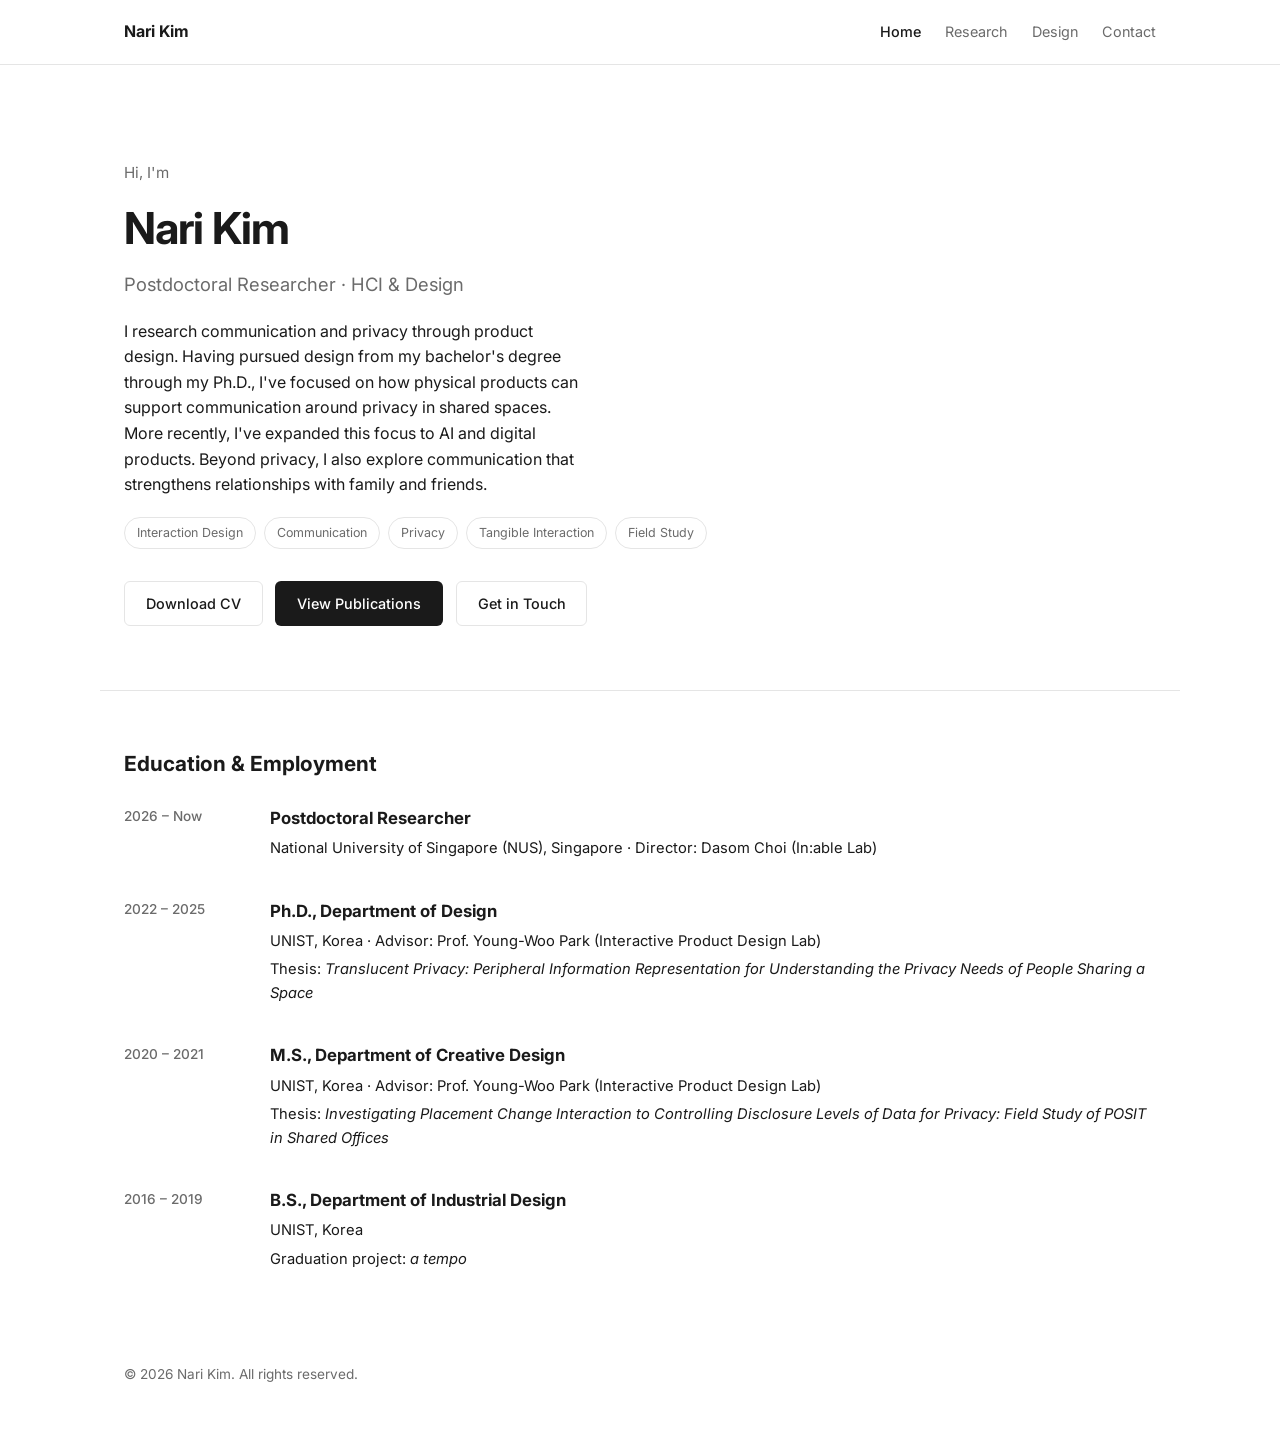
<file: index.html>
<!DOCTYPE html>
<html lang="en">
<head>
<meta charset="UTF-8">
<meta name="viewport" content="width=device-width, initial-scale=1.0">
<title>Nari Kim, Ph.D. — Postdoctoral Researcher</title>
<meta name="description" content="Nari Kim's academic portfolio — HCI and design research on privacy, peripheral information, and shared spaces.">
<link rel="preconnect" href="https://fonts.googleapis.com">
<link rel="preconnect" href="https://fonts.gstatic.com" crossorigin>
<link href="https://fonts.googleapis.com/css2?family=Inter:wght@400;500;600;700&display=swap" rel="stylesheet">
<link rel="stylesheet" href="style.css">
</head>
<body>

<header class="nav">
  <div class="nav-inner">
    <a href="index.html" class="nav-logo">Nari Kim</a>
    <nav class="nav-links">
      <a href="index.html" class="active">Home</a>
      <a href="research.html">Research</a>
      <a href="design.html">Design</a>
      <a href="contact.html">Contact</a>
    </nav>
  </div>
</header>

<main>
  <section id="top" class="hero">
    <div class="hero-content">
      <p class="hero-eyebrow">Hi, I'm</p>
      <h1 class="hero-name">Nari Kim</h1>
      <p class="hero-title">Postdoctoral Researcher · HCI &amp; Design</p>
      <p class="hero-desc">I research communication and privacy through product design. Having pursued design from my bachelor's degree through my Ph.D., I've focused on how physical products can support communication around privacy in shared spaces. More recently, I've expanded this focus to AI and digital products. Beyond privacy, I also explore communication that strengthens relationships with family and friends.</p>
      <ul class="hero-tags">
        <li>Interaction Design</li>
        <li>Communication</li>
        <li>Privacy</li>
        <li>Tangible Interaction</li>
        <li>Field Study</li>
      </ul>
      <div class="hero-links">
        <a href="Nari_Kim_CV.pdf" class="btn btn-outline" download>Download CV</a>
        <a href="research.html#publications" class="btn btn-primary">View Publications</a>
        <a href="contact.html" class="btn btn-outline">Get in Touch</a>
      </div>
    </div>
  </section>

  <section id="education" class="section">
    <h2 class="section-title">Education &amp; Employment</h2>
    <div class="timeline">
      <div class="timeline-item">
        <span class="timeline-date">2026 – Now</span>
        <div class="timeline-content">
          <h3>Postdoctoral Researcher</h3>
          <p>National University of Singapore (NUS), Singapore · Director: Dasom Choi (In:able Lab)</p>
        </div>
      </div>
      <div class="timeline-item">
        <span class="timeline-date">2022 – 2025</span>
        <div class="timeline-content">
          <h3>Ph.D., Department of Design</h3>
          <p>UNIST, Korea · Advisor: Prof. Young-Woo Park (Interactive Product Design Lab)</p>
          <p class="timeline-detail">Thesis: <em>Translucent Privacy: Peripheral Information Representation for Understanding the Privacy Needs of People Sharing a Space</em></p>
        </div>
      </div>
      <div class="timeline-item">
        <span class="timeline-date">2020 – 2021</span>
        <div class="timeline-content">
          <h3>M.S., Department of Creative Design</h3>
          <p>UNIST, Korea · Advisor: Prof. Young-Woo Park (Interactive Product Design Lab)</p>
          <p class="timeline-detail">Thesis: <em>Investigating Placement Change Interaction to Controlling Disclosure Levels of Data for Privacy: Field Study of POSIT in Shared Offices</em></p>
        </div>
      </div>
      <div class="timeline-item">
        <span class="timeline-date">2016 – 2019</span>
        <div class="timeline-content">
          <h3>B.S., Department of Industrial Design</h3>
          <p>UNIST, Korea</p>
          <p class="timeline-detail">Graduation project: <em>a tempo</em></p>
        </div>
      </div>
    </div>
  </section>
</main>

<footer class="footer">
  <p>&copy; 2026 Nari Kim. All rights reserved.</p>
</footer>

</body>
</html>
</file>
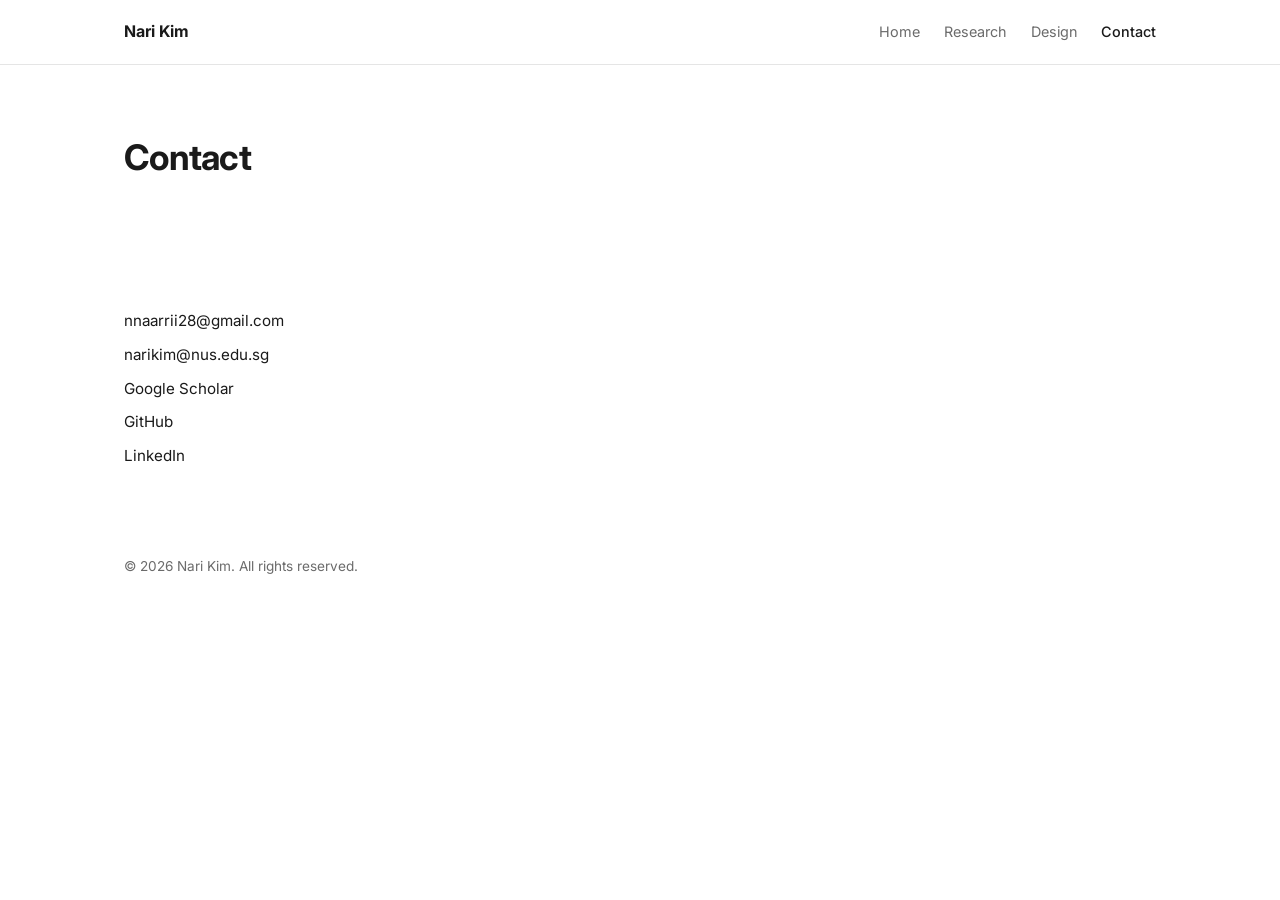
<file: contact.html>
<!DOCTYPE html>
<html lang="en">
<head>
<meta charset="UTF-8">
<meta name="viewport" content="width=device-width, initial-scale=1.0">
<title>Contact — Nari Kim, Ph.D.</title>
<meta name="description" content="Get in touch with Nari Kim.">
<link rel="preconnect" href="https://fonts.googleapis.com">
<link rel="preconnect" href="https://fonts.gstatic.com" crossorigin>
<link href="https://fonts.googleapis.com/css2?family=Inter:wght@400;500;600;700&display=swap" rel="stylesheet">
<link rel="stylesheet" href="style.css">
</head>
<body>

<header class="nav">
  <div class="nav-inner">
    <a href="index.html" class="nav-logo">Nari Kim</a>
    <nav class="nav-links">
      <a href="index.html">Home</a>
      <a href="research.html">Research</a>
      <a href="design.html">Design</a>
      <a href="contact.html" class="active">Contact</a>
    </nav>
  </div>
</header>

<main>
  <section class="page-header">
    <h1 class="page-title">Contact</h1>
  </section>

  <section id="contact" class="section" style="border-top: none;">
    <ul class="contact-list">
      <li><a href="mailto:nnaarrii28@gmail.com">nnaarrii28@gmail.com</a></li>
      <li><a href="mailto:narikim@nus.edu.sg">narikim@nus.edu.sg</a></li>
      <li><a href="https://scholar.google.com/citations?user=_BSlyMIAAAAJ&hl=ko" target="_blank" rel="noopener">Google Scholar</a></li>
      <li><a href="https://github.com/knaric" target="_blank" rel="noopener">GitHub</a></li>
      <li><a href="https://www.linkedin.com/in/nari-kim-516925393?utm_source=share_via&utm_content=profile&utm_medium=member_android" target="_blank" rel="noopener">LinkedIn</a></li>
    </ul>
  </section>
</main>

<footer class="footer">
  <p>&copy; 2026 Nari Kim. All rights reserved.</p>
</footer>

</body>
</html>
</file>
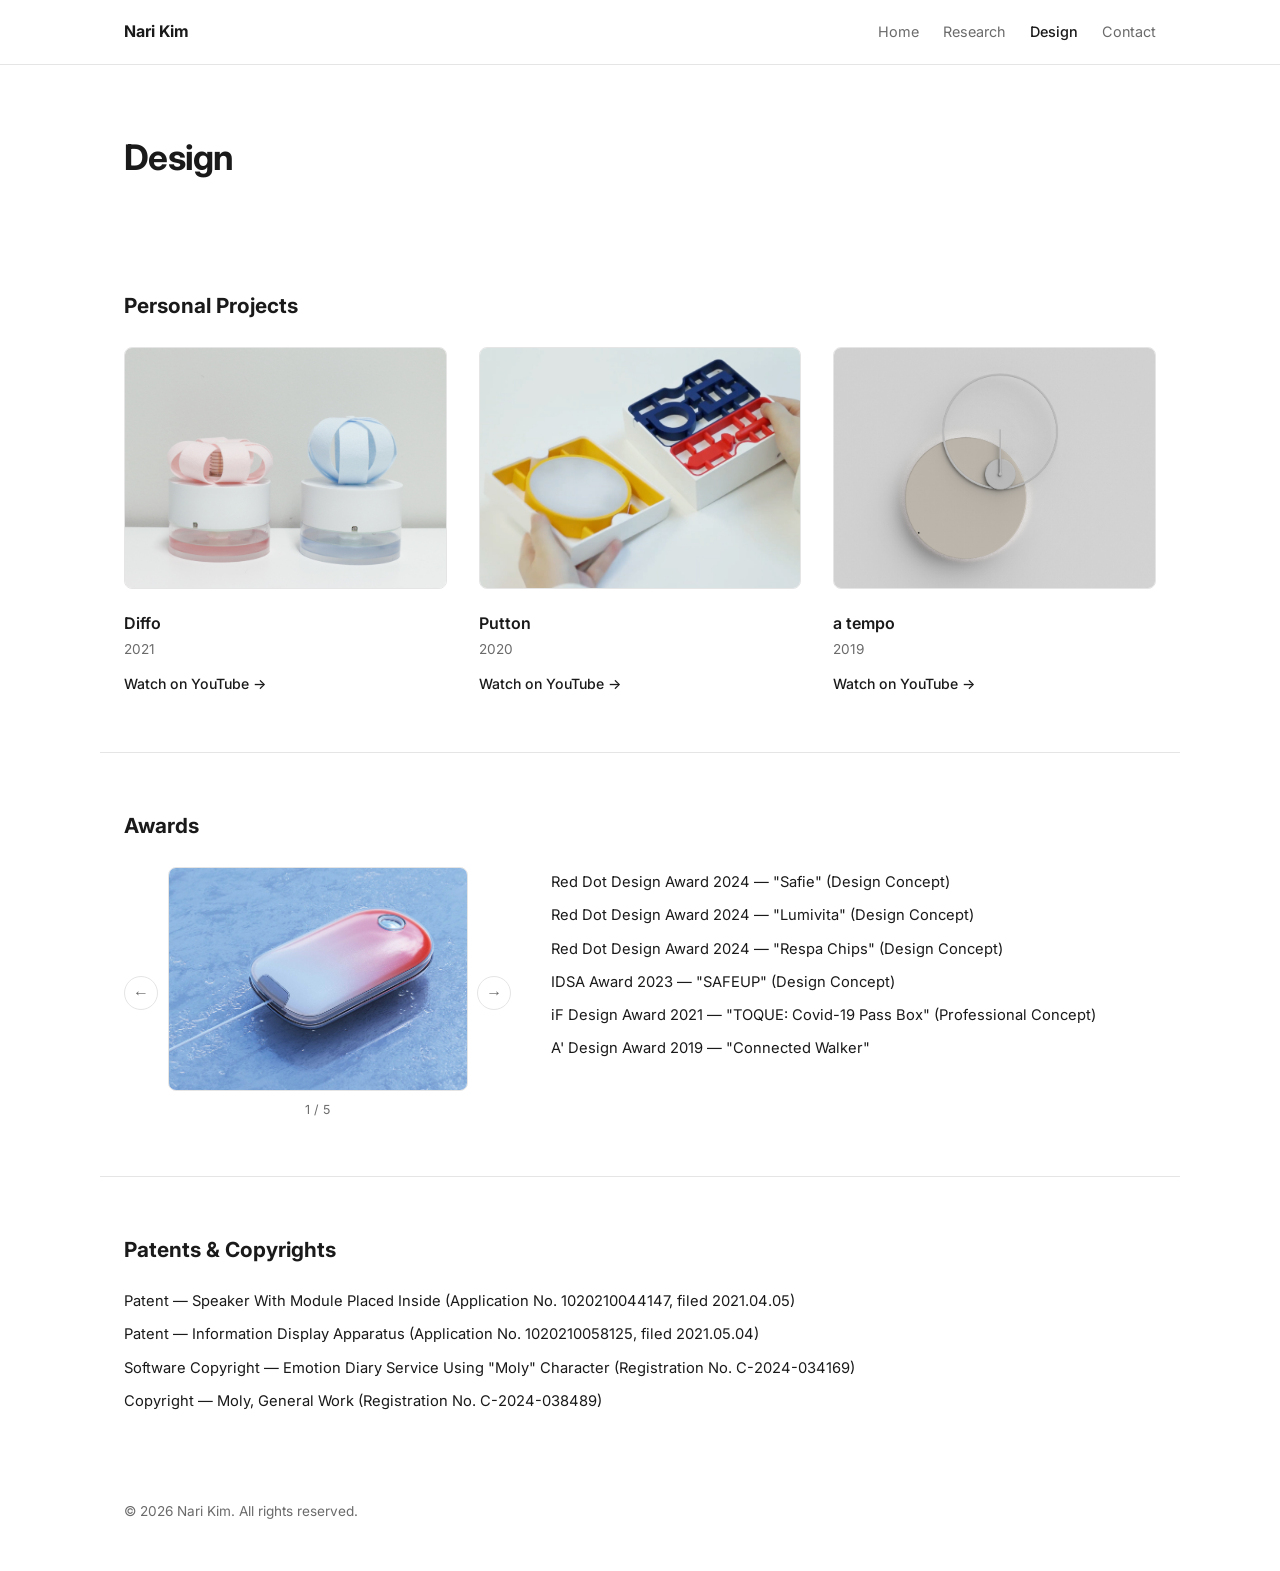
<file: design.html>
<!DOCTYPE html>
<html lang="en">
<head>
<meta charset="UTF-8">
<meta name="viewport" content="width=device-width, initial-scale=1.0">
<title>Design — Nari Kim, Ph.D.</title>
<meta name="description" content="Design awards, recognition, patents, and copyrights by Nari Kim.">
<link rel="preconnect" href="https://fonts.googleapis.com">
<link rel="preconnect" href="https://fonts.gstatic.com" crossorigin>
<link href="https://fonts.googleapis.com/css2?family=Inter:wght@400;500;600;700&display=swap" rel="stylesheet">
<link rel="stylesheet" href="style.css">
</head>
<body>

<header class="nav">
  <div class="nav-inner">
    <a href="index.html" class="nav-logo">Nari Kim</a>
    <nav class="nav-links">
      <a href="index.html">Home</a>
      <a href="research.html">Research</a>
      <a href="design.html" class="active">Design</a>
      <a href="contact.html">Contact</a>
    </nav>
  </div>
</header>

<main>
  <section class="page-header">
    <h1 class="page-title">Design</h1>
  </section>

  <section id="personal-projects" class="section" style="border-top: none;">
    <h2 class="section-title">Personal Projects</h2>
    <div class="projects-grid">
      <article class="project-card">
        <img src="images/project-diffo.jpg" alt="Diffo" class="project-thumb">
        <h3 class="project-name">Diffo</h3>
        <p class="project-year">2021</p>
        <a href="https://youtu.be/zaWkpXgvsxM" class="project-link" target="_blank" rel="noopener">Watch on YouTube →</a>
      </article>
      <article class="project-card">
        <img src="images/project-putton.jpg" alt="Putton" class="project-thumb">
        <h3 class="project-name">Putton</h3>
        <p class="project-year">2020</p>
        <a href="https://www.youtube.com/watch?v=tWk-JshpuY8" class="project-link" target="_blank" rel="noopener">Watch on YouTube →</a>
      </article>
      <article class="project-card">
        <img src="images/project-a-tempo.jpg" alt="a tempo" class="project-thumb">
        <h3 class="project-name">a tempo</h3>
        <p class="project-year">2019</p>
        <a href="https://www.youtube.com/watch?v=8b5OpJaHWi8" class="project-link" target="_blank" rel="noopener">Watch on YouTube →</a>
      </article>
    </div>
  </section>

  <section id="awards" class="section">
    <h2 class="section-title">Awards</h2>
    <div class="awards-layout">
      <div class="carousel">
        <button type="button" class="carousel-btn carousel-prev" aria-label="Previous award image">&larr;</button>
        <div class="carousel-frame">
          <img src="images/award-safie.jpg" alt="Red Dot Design Award 2024 — Safie" class="carousel-img" id="awardImg">
          <p class="carousel-counter" id="awardCounter">1 / 5</p>
        </div>
        <button type="button" class="carousel-btn carousel-next" aria-label="Next award image">&rarr;</button>
      </div>
      <ul class="simple-list">
        <li>Red Dot Design Award 2024 — "Safie" (Design Concept)</li>
        <li>Red Dot Design Award 2024 — "Lumivita" (Design Concept)</li>
        <li>Red Dot Design Award 2024 — "Respa Chips" (Design Concept)</li>
        <li>IDSA Award 2023 — "SAFEUP" (Design Concept)</li>
        <li>iF Design Award 2021 — "TOQUE: Covid-19 Pass Box" (Professional Concept)</li>
        <li>A' Design Award 2019 — "Connected Walker"</li>
      </ul>
    </div>
  </section>

  <section id="patents" class="section">
    <h2 class="section-title">Patents &amp; Copyrights</h2>
    <ul class="simple-list">
      <li>Patent — Speaker With Module Placed Inside (Application No. 1020210044147, filed 2021.04.05)</li>
      <li>Patent — Information Display Apparatus (Application No. 1020210058125, filed 2021.05.04)</li>
      <li>Software Copyright — Emotion Diary Service Using "Moly" Character (Registration No. C-2024-034169)</li>
      <li>Copyright — Moly, General Work (Registration No. C-2024-038489)</li>
    </ul>
  </section>
</main>

<footer class="footer">
  <p>&copy; 2026 Nari Kim. All rights reserved.</p>
</footer>

<script>
  (function () {
    var images = [
      { src: "images/award-safie.jpg", alt: "Red Dot Design Award 2024 — Safie" },
      { src: "images/award-lumivita.jpg", alt: "Red Dot Design Award 2024 — Lumivita" },
      { src: "images/award-respa-chips.jpg", alt: "Red Dot Design Award 2024 — Respa Chips" },
      { src: "images/award-safeup.jpg", alt: "IDSA Award 2023 — SAFEUP" },
      { src: "images/award-toque.jpg", alt: "iF Design Award 2021 — TOQUE" }
    ];
    var index = 0;
    var imgEl = document.getElementById("awardImg");
    var counterEl = document.getElementById("awardCounter");

    function render() {
      imgEl.src = images[index].src;
      imgEl.alt = images[index].alt;
      counterEl.textContent = (index + 1) + " / " + images.length;
    }

    document.querySelector(".carousel-prev").addEventListener("click", function () {
      index = (index - 1 + images.length) % images.length;
      render();
    });

    document.querySelector(".carousel-next").addEventListener("click", function () {
      index = (index + 1) % images.length;
      render();
    });
  })();
</script>

</body>
</html>
</file>
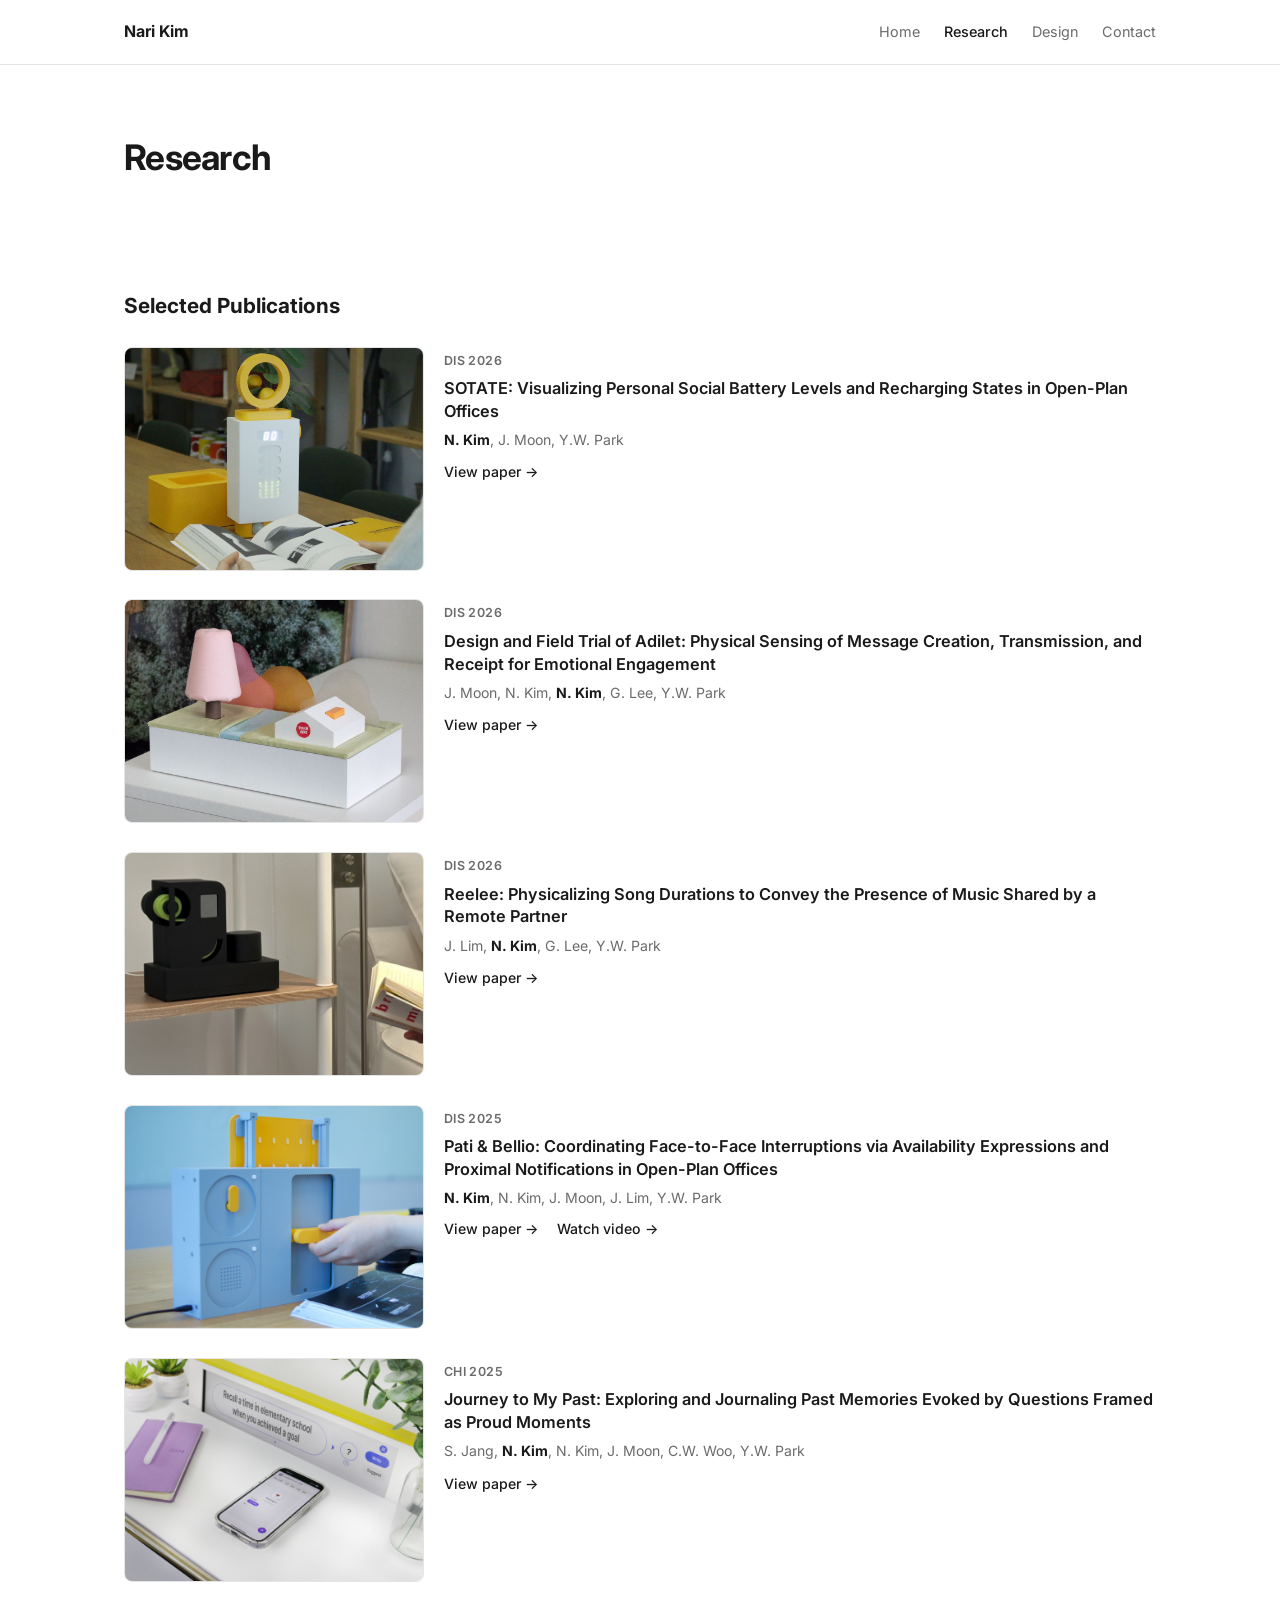
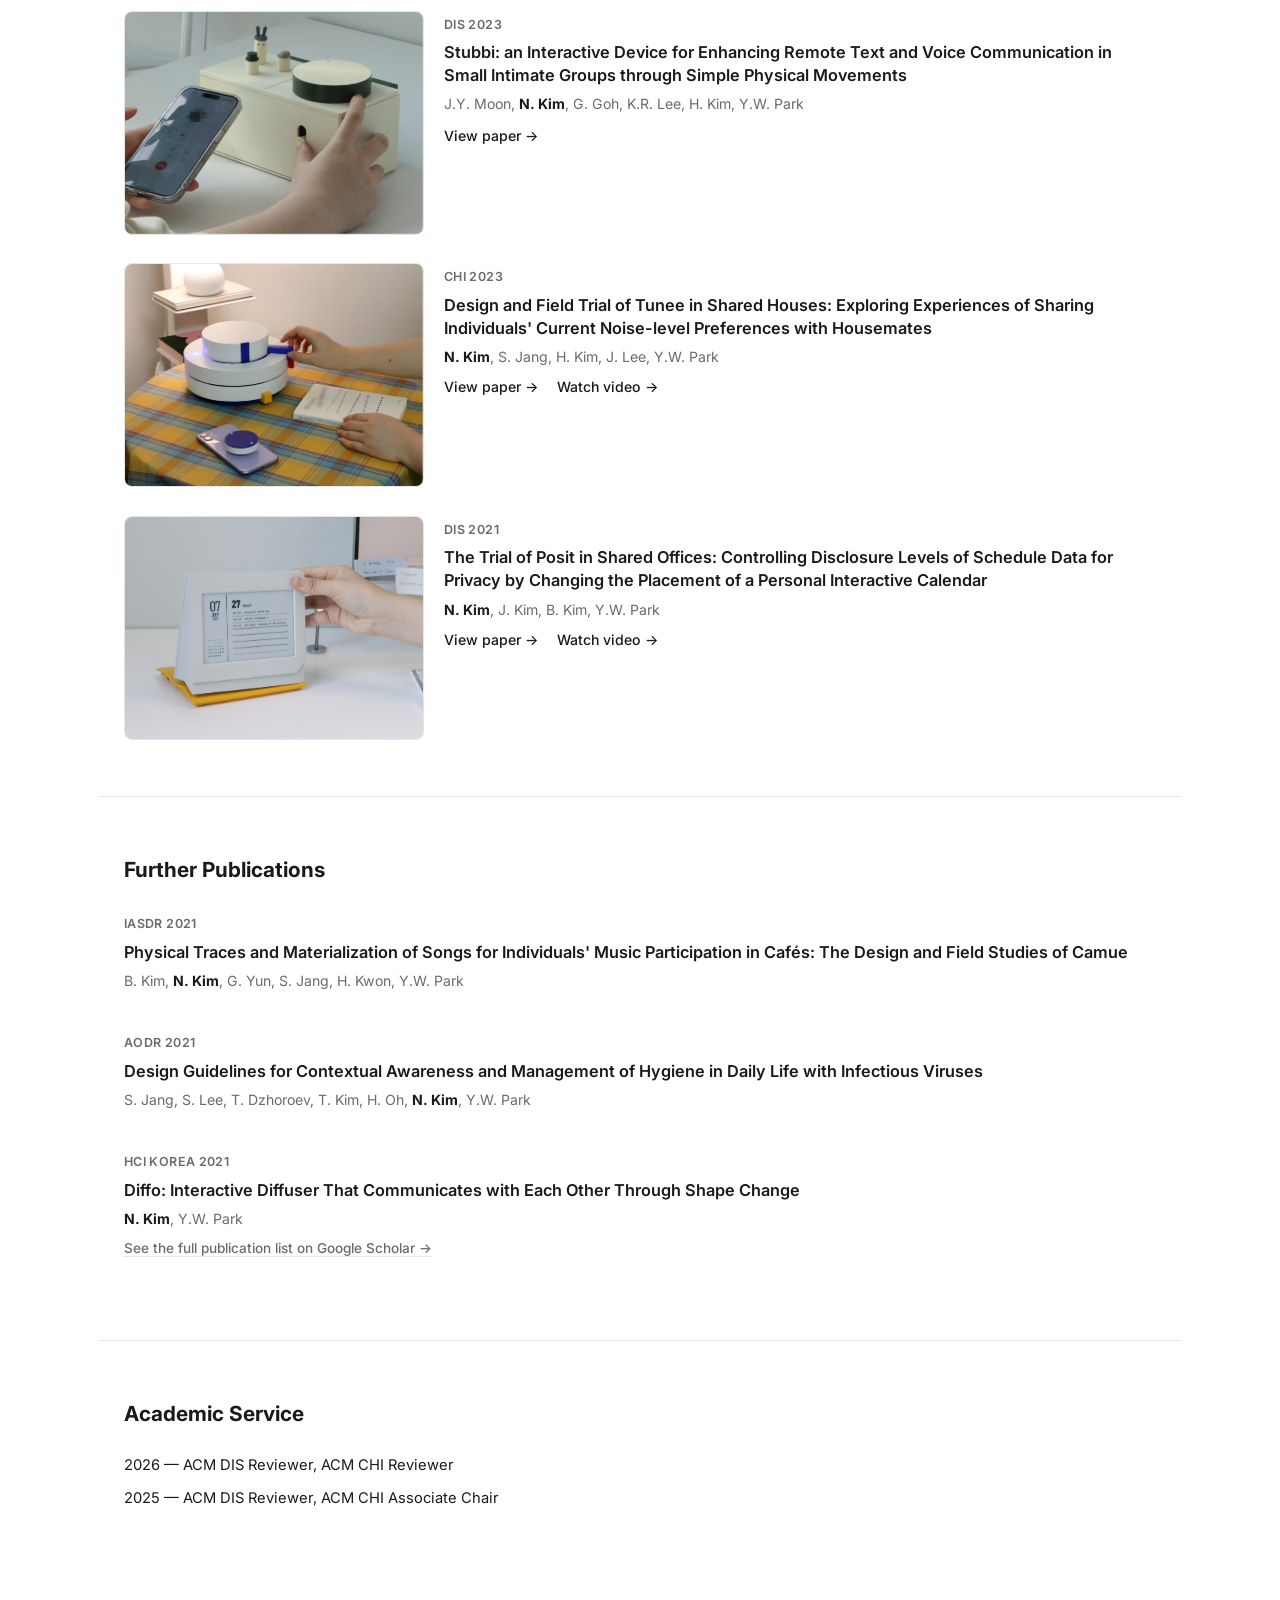
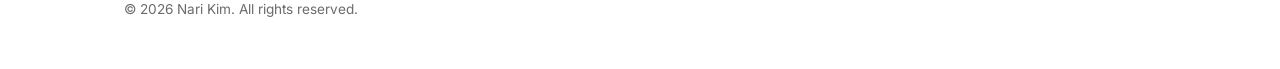
<file: research.html>
<!DOCTYPE html>
<html lang="en">
<head>
<meta charset="UTF-8">
<meta name="viewport" content="width=device-width, initial-scale=1.0">
<title>Research — Nari Kim, Ph.D.</title>
<meta name="description" content="Selected publications and academic service by Nari Kim.">
<link rel="preconnect" href="https://fonts.googleapis.com">
<link rel="preconnect" href="https://fonts.gstatic.com" crossorigin>
<link href="https://fonts.googleapis.com/css2?family=Inter:wght@400;500;600;700&display=swap" rel="stylesheet">
<link rel="stylesheet" href="style.css">
</head>
<body>

<header class="nav">
  <div class="nav-inner">
    <a href="index.html" class="nav-logo">Nari Kim</a>
    <nav class="nav-links">
      <a href="index.html">Home</a>
      <a href="research.html" class="active">Research</a>
      <a href="design.html">Design</a>
      <a href="contact.html">Contact</a>
    </nav>
  </div>
</header>

<main>
  <section class="page-header">
    <h1 class="page-title">Research</h1>
  </section>

  <section id="publications" class="section" style="border-top: none;">
    <h2 class="section-title">Selected Publications</h2>
    <ul class="pub-list">
      <li class="pub-item">
        <img src="images/pub-sotate.jpg" alt="SOTATE thumbnail" class="pub-thumb">
        <div class="pub-body">
          <span class="pub-venue">DIS 2026</span>
          <h3 class="pub-title">SOTATE: Visualizing Personal Social Battery Levels and Recharging States in Open-Plan Offices</h3>
          <p class="pub-authors"><strong>N. Kim</strong>, J. Moon, Y.W. Park</p>
          <a href="https://doi.org/10.1145/3800645.3812945" class="project-link" target="_blank" rel="noopener">View paper →</a>
        </div>
      </li>
      <li class="pub-item">
        <img src="images/pub-adilet.png" alt="Adilet thumbnail" class="pub-thumb">
        <div class="pub-body">
          <span class="pub-venue">DIS 2026</span>
          <h3 class="pub-title">Design and Field Trial of Adilet: Physical Sensing of Message Creation, Transmission, and Receipt for Emotional Engagement</h3>
          <p class="pub-authors">J. Moon, N. Kim, <strong>N. Kim</strong>, G. Lee, Y.W. Park</p>
          <a href="https://doi.org/10.1145/3800645.3813018" class="project-link" target="_blank" rel="noopener">View paper →</a>
        </div>
      </li>
      <li class="pub-item">
        <img src="images/pub-reelee.png" alt="Reelee thumbnail" class="pub-thumb">
        <div class="pub-body">
          <span class="pub-venue">DIS 2026</span>
          <h3 class="pub-title">Reelee: Physicalizing Song Durations to Convey the Presence of Music Shared by a Remote Partner</h3>
          <p class="pub-authors">J. Lim, <strong>N. Kim</strong>, G. Lee, Y.W. Park</p>
          <a href="https://doi.org/10.1145/3800645.3812944" class="project-link" target="_blank" rel="noopener">View paper →</a>
        </div>
      </li>
      <li class="pub-item">
        <img src="images/pub-pati-bellio.jpg" alt="Pati and Bellio thumbnail" class="pub-thumb">
        <div class="pub-body">
          <span class="pub-venue">DIS 2025</span>
          <h3 class="pub-title">Pati &amp; Bellio: Coordinating Face-to-Face Interruptions via Availability Expressions and Proximal Notifications in Open-Plan Offices</h3>
          <p class="pub-authors"><strong>N. Kim</strong>, N. Kim, J. Moon, J. Lim, Y.W. Park</p>
          <div class="pub-links">
            <a href="https://doi.org/10.1145/3715336.3735767" class="project-link" target="_blank" rel="noopener">View paper →</a>
            <a href="https://youtu.be/u1brj6UvcvM" class="project-link" target="_blank" rel="noopener">Watch video →</a>
          </div>
        </div>
      </li>
      <li class="pub-item">
        <img src="images/pub-journey.png" alt="Journey to My Past thumbnail" class="pub-thumb">
        <div class="pub-body">
          <span class="pub-venue">CHI 2025</span>
          <h3 class="pub-title">Journey to My Past: Exploring and Journaling Past Memories Evoked by Questions Framed as Proud Moments</h3>
          <p class="pub-authors">S. Jang, <strong>N. Kim</strong>, N. Kim, J. Moon, C.W. Woo, Y.W. Park</p>
          <a href="https://doi.org/10.1145/3706598.3713215" class="project-link" target="_blank" rel="noopener">View paper →</a>
        </div>
      </li>
      <li class="pub-item">
        <img src="images/pub-stubbi.png" alt="Stubbi thumbnail" class="pub-thumb">
        <div class="pub-body">
          <span class="pub-venue">DIS 2023</span>
          <h3 class="pub-title">Stubbi: an Interactive Device for Enhancing Remote Text and Voice Communication in Small Intimate Groups through Simple Physical Movements</h3>
          <p class="pub-authors">J.Y. Moon, <strong>N. Kim</strong>, G. Goh, K.R. Lee, H. Kim, Y.W. Park</p>
          <a href="https://doi.org/10.1145/3563657.3596016" class="project-link" target="_blank" rel="noopener">View paper →</a>
        </div>
      </li>
      <li class="pub-item">
        <img src="images/pub-tunee.jpg" alt="Tunee thumbnail" class="pub-thumb">
        <div class="pub-body">
          <span class="pub-venue">CHI 2023</span>
          <h3 class="pub-title">Design and Field Trial of Tunee in Shared Houses: Exploring Experiences of Sharing Individuals' Current Noise-level Preferences with Housemates</h3>
          <p class="pub-authors"><strong>N. Kim</strong>, S. Jang, H. Kim, J. Lee, Y.W. Park</p>
          <div class="pub-links">
            <a href="https://doi.org/10.1145/3544548.3581521" class="project-link" target="_blank" rel="noopener">View paper →</a>
            <a href="https://youtu.be/LZd9xIFpeUA" class="project-link" target="_blank" rel="noopener">Watch video →</a>
          </div>
        </div>
      </li>
      <li class="pub-item">
        <img src="images/pub-posit.jpg" alt="Posit thumbnail" class="pub-thumb">
        <div class="pub-body">
          <span class="pub-venue">DIS 2021</span>
          <h3 class="pub-title">The Trial of Posit in Shared Offices: Controlling Disclosure Levels of Schedule Data for Privacy by Changing the Placement of a Personal Interactive Calendar</h3>
          <p class="pub-authors"><strong>N. Kim</strong>, J. Kim, B. Kim, Y.W. Park</p>
          <div class="pub-links">
            <a href="https://doi.org/10.1145/3461778.3462073" class="project-link" target="_blank" rel="noopener">View paper →</a>
            <a href="https://youtu.be/VOs1dVU3mrk" class="project-link" target="_blank" rel="noopener">Watch video →</a>
          </div>
        </div>
      </li>
    </ul>
  </section>

  <section id="further-publications" class="section">
    <h2 class="section-title">Further Publications</h2>
    <ul class="pub-list">
      <li>
        <span class="pub-venue">IASDR 2021</span>
        <h3 class="pub-title">Physical Traces and Materialization of Songs for Individuals' Music Participation in Cafés: The Design and Field Studies of Camue</h3>
        <p class="pub-authors">B. Kim, <strong>N. Kim</strong>, G. Yun, S. Jang, H. Kwon, Y.W. Park</p>
      </li>
      <li>
        <span class="pub-venue">AoDR 2021</span>
        <h3 class="pub-title">Design Guidelines for Contextual Awareness and Management of Hygiene in Daily Life with Infectious Viruses</h3>
        <p class="pub-authors">S. Jang, S. Lee, T. Dzhoroev, T. Kim, H. Oh, <strong>N. Kim</strong>, Y.W. Park</p>
      </li>
      <li>
        <span class="pub-venue">HCI Korea 2021</span>
        <h3 class="pub-title">Diffo: Interactive Diffuser That Communicates with Each Other Through Shape Change</h3>
        <p class="pub-authors"><strong>N. Kim</strong>, Y.W. Park</p>
      </li>
    </ul>
    <p class="section-note"><a href="https://scholar.google.com/citations?user=_BSlyMIAAAAJ&hl=ko" target="_blank" rel="noopener">See the full publication list on Google Scholar →</a></p>
  </section>

  <section id="academic-service" class="section">
    <h2 class="section-title">Academic Service</h2>
    <ul class="simple-list">
      <li>2026 — ACM DIS Reviewer, ACM CHI Reviewer</li>
      <li>2025 — ACM DIS Reviewer, ACM CHI Associate Chair</li>
    </ul>
  </section>
</main>

<footer class="footer">
  <p>&copy; 2026 Nari Kim. All rights reserved.</p>
</footer>

</body>
</html>
</file>
<file: style.css>
:root {
  --color-bg: #ffffff;
  --color-text: #1a1a1a;
  --color-muted: #6b6b6b;
  --color-border: #e5e5e5;
  --color-accent: #1a1a1a;
  --max-width: 1080px;
}

* {
  box-sizing: border-box;
  margin: 0;
  padding: 0;
}

html {
  scroll-behavior: smooth;
}

body {
  font-family: 'Inter', -apple-system, BlinkMacSystemFont, 'Segoe UI', sans-serif;
  color: var(--color-text);
  background: var(--color-bg);
  line-height: 1.6;
  -webkit-font-smoothing: antialiased;
}

a {
  color: inherit;
  text-decoration: none;
}

ul {
  list-style: none;
}

/* Nav */
.nav {
  position: sticky;
  top: 0;
  background: rgba(255, 255, 255, 0.85);
  backdrop-filter: blur(8px);
  border-bottom: 1px solid var(--color-border);
  z-index: 10;
}

.nav-inner {
  max-width: var(--max-width);
  margin: 0 auto;
  padding: 1.2rem 1.5rem;
  display: flex;
  justify-content: space-between;
  align-items: center;
}

.nav-logo {
  font-weight: 700;
  font-size: 1rem;
}

.nav-links {
  display: flex;
  gap: 1.5rem;
}

.nav-links a {
  font-size: 0.9rem;
  color: var(--color-muted);
  transition: color 0.15s ease;
}

.nav-links a:hover {
  color: var(--color-text);
}

.nav-links a.active {
  color: var(--color-text);
  font-weight: 500;
}

/* Page header (non-home pages) */
.page-header {
  max-width: var(--max-width);
  margin: 0 auto;
  padding: 4rem 1.5rem 2.5rem;
}

.page-title {
  font-size: 2.2rem;
  font-weight: 700;
  letter-spacing: -0.02em;
  margin-bottom: 0.5rem;
}

.page-subtitle {
  color: var(--color-muted);
  font-size: 1.05rem;
}

/* Hero */
.hero {
  max-width: var(--max-width);
  margin: 0 auto;
  padding: 6rem 1.5rem 4rem;
  display: flex;
  align-items: center;
  justify-content: space-between;
  gap: 3rem;
}

.hero-content {
  flex: 1;
  min-width: 0;
}

.hero-photo {
  flex-shrink: 0;
}

.hero-photo-img,
.hero-photo-box {
  width: 280px;
  height: 280px;
  object-fit: cover;
  border-radius: 16px;
  border: 1px solid var(--color-border);
}

.hero-photo-box {
  background: var(--color-bg);
}

.hero-eyebrow {
  color: var(--color-muted);
  font-size: 0.95rem;
  margin-bottom: 0.5rem;
}

.hero-name {
  font-size: 2.75rem;
  font-weight: 700;
  letter-spacing: -0.02em;
  margin-bottom: 0.4rem;
}

.hero-title {
  font-size: 1.15rem;
  color: var(--color-muted);
  margin-bottom: 1.2rem;
}

.hero-desc {
  max-width: 46ch;
  color: var(--color-text);
  margin-bottom: 1.2rem;
}

.hero-tags {
  display: flex;
  flex-wrap: wrap;
  gap: 0.5rem;
  margin-bottom: 2rem;
}

.hero-tags li {
  padding: 0.3rem 0.75rem;
  border: 1px solid var(--color-border);
  border-radius: 999px;
  font-size: 0.78rem;
  color: var(--color-muted);
}

.hero-links {
  display: flex;
  flex-wrap: wrap;
  gap: 0.8rem;
}

.btn {
  display: inline-block;
  padding: 0.65rem 1.3rem;
  border-radius: 6px;
  font-size: 0.9rem;
  font-weight: 500;
  transition: all 0.15s ease;
  border: 1px solid transparent;
}

.btn-primary {
  background: var(--color-accent);
  color: #fff;
}

.btn-primary:hover {
  opacity: 0.85;
}

.btn-outline {
  border-color: var(--color-border);
  color: var(--color-text);
}

.btn-outline:hover {
  border-color: var(--color-accent);
}

/* Sections */
.section {
  max-width: var(--max-width);
  margin: 0 auto;
  padding: 3.5rem 1.5rem;
  border-top: 1px solid var(--color-border);
}

.section-title {
  font-size: 1.3rem;
  font-weight: 700;
  margin-bottom: 1.5rem;
}

/* Section note / subsection title */
.section-note {
  color: var(--color-muted);
  font-size: 0.85rem;
  max-width: 60ch;
  margin-bottom: 1.5rem;
}

.section-note a {
  font-weight: 500;
  border-bottom: 1px solid var(--color-border);
}

.section-note a:hover {
  border-color: var(--color-text);
}

/* Timeline */
.timeline {
  display: flex;
  flex-direction: column;
  gap: 2rem;
}

.timeline-item {
  display: grid;
  grid-template-columns: 130px 1fr;
  gap: 1rem;
}

.timeline-date {
  color: var(--color-muted);
  font-size: 0.85rem;
  font-weight: 500;
  padding-top: 0.1rem;
}

.timeline-content h3 {
  font-size: 1.05rem;
  margin-bottom: 0.35rem;
}

.timeline-content p {
  color: var(--color-text);
  font-size: 0.92rem;
  margin-bottom: 0.3rem;
}

.timeline-detail {
  color: var(--color-muted);
  font-size: 0.88rem;
}

/* Publications */
.pub-list {
  display: flex;
  flex-direction: column;
  gap: 1.8rem;
}

.pub-item {
  display: flex;
  gap: 1.25rem;
  align-items: flex-start;
}

.pub-thumb {
  width: 300px;
  height: 224px;
  object-fit: cover;
  border-radius: 8px;
  border: 1px solid var(--color-border);
  flex-shrink: 0;
}

.pub-body {
  min-width: 0;
}

.pub-venue {
  display: inline-block;
  font-size: 0.78rem;
  font-weight: 600;
  color: var(--color-muted);
  text-transform: uppercase;
  letter-spacing: 0.03em;
  margin-bottom: 0.4rem;
}

.pub-title {
  font-size: 1.02rem;
  font-weight: 600;
  line-height: 1.4;
  margin-bottom: 0.4rem;
}

.pub-authors {
  color: var(--color-muted);
  font-size: 0.88rem;
  margin-bottom: 0.5rem;
}

.pub-authors strong {
  color: var(--color-text);
}

.pub-links {
  display: flex;
  gap: 1.2rem;
}

/* Simple list (awards, service, patents) */
.simple-list {
  display: flex;
  flex-direction: column;
  gap: 0.6rem;
}

.simple-list li {
  font-size: 0.92rem;
  color: var(--color-text);
}

/* Awards carousel */
.awards-layout {
  display: flex;
  gap: 2.5rem;
  align-items: flex-start;
}

.awards-layout .simple-list {
  flex: 1;
  padding-top: 0.3rem;
}

.carousel {
  display: flex;
  align-items: center;
  gap: 0.6rem;
  flex-shrink: 0;
}

.carousel-frame {
  display: flex;
  flex-direction: column;
  align-items: center;
  gap: 0.6rem;
}

.carousel-img {
  width: 300px;
  height: 224px;
  object-fit: cover;
  border-radius: 8px;
  border: 1px solid var(--color-border);
}

.carousel-counter {
  color: var(--color-muted);
  font-size: 0.78rem;
}

.carousel-btn {
  width: 34px;
  height: 34px;
  flex-shrink: 0;
  border-radius: 50%;
  border: 1px solid var(--color-border);
  background: none;
  color: var(--color-muted);
  font-size: 1rem;
  cursor: pointer;
  transition: all 0.15s ease;
}

.carousel-btn:hover {
  border-color: var(--color-accent);
  color: var(--color-text);
}

.project-link {
  font-size: 0.88rem;
  font-weight: 500;
}

/* Personal projects grid */
.projects-grid {
  display: grid;
  grid-template-columns: repeat(3, 1fr);
  gap: 2rem;
}

.project-thumb {
  width: 100%;
  aspect-ratio: 4 / 3;
  object-fit: cover;
  border-radius: 8px;
  border: 1px solid var(--color-border);
  margin-bottom: 0.9rem;
}

.project-name {
  font-size: 1rem;
  font-weight: 600;
  margin-bottom: 0.2rem;
}

.project-year {
  color: var(--color-muted);
  font-size: 0.85rem;
  margin-bottom: 0.6rem;
}

/* Contact */
.contact-list {
  display: flex;
  flex-direction: column;
  gap: 0.5rem;
  margin-top: 1.2rem;
}

.contact-list a {
  color: var(--color-text);
  font-size: 0.95rem;
  border-bottom: 1px solid transparent;
}

.contact-list a:hover {
  border-color: var(--color-text);
}

/* Footer */
.footer {
  max-width: var(--max-width);
  margin: 0 auto;
  padding: 2rem 1.5rem 3rem;
  color: var(--color-muted);
  font-size: 0.85rem;
}

/* Responsive */
@media (max-width: 720px) {
  .hero {
    flex-direction: column-reverse;
    text-align: center;
    gap: 2rem;
  }
  .hero-photo-img,
  .hero-photo-box {
    width: 200px;
    height: 200px;
  }
  .hero-desc {
    margin-left: auto;
    margin-right: auto;
  }
  .hero-tags {
    justify-content: center;
  }
  .hero-links {
    justify-content: center;
  }
  .awards-layout {
    flex-direction: column;
    align-items: center;
  }
  .projects-grid {
    grid-template-columns: 1fr;
  }
}

@media (max-width: 480px) {
  .hero-name {
    font-size: 2.1rem;
  }
  .nav-links {
    gap: 1rem;
  }
  .nav-links a {
    font-size: 0.82rem;
  }
  .timeline-item {
    grid-template-columns: 1fr;
    gap: 0.3rem;
  }
  .pub-item {
    flex-direction: column;
  }
  .pub-thumb {
    width: 100%;
    height: 320px;
  }
}
</file>
